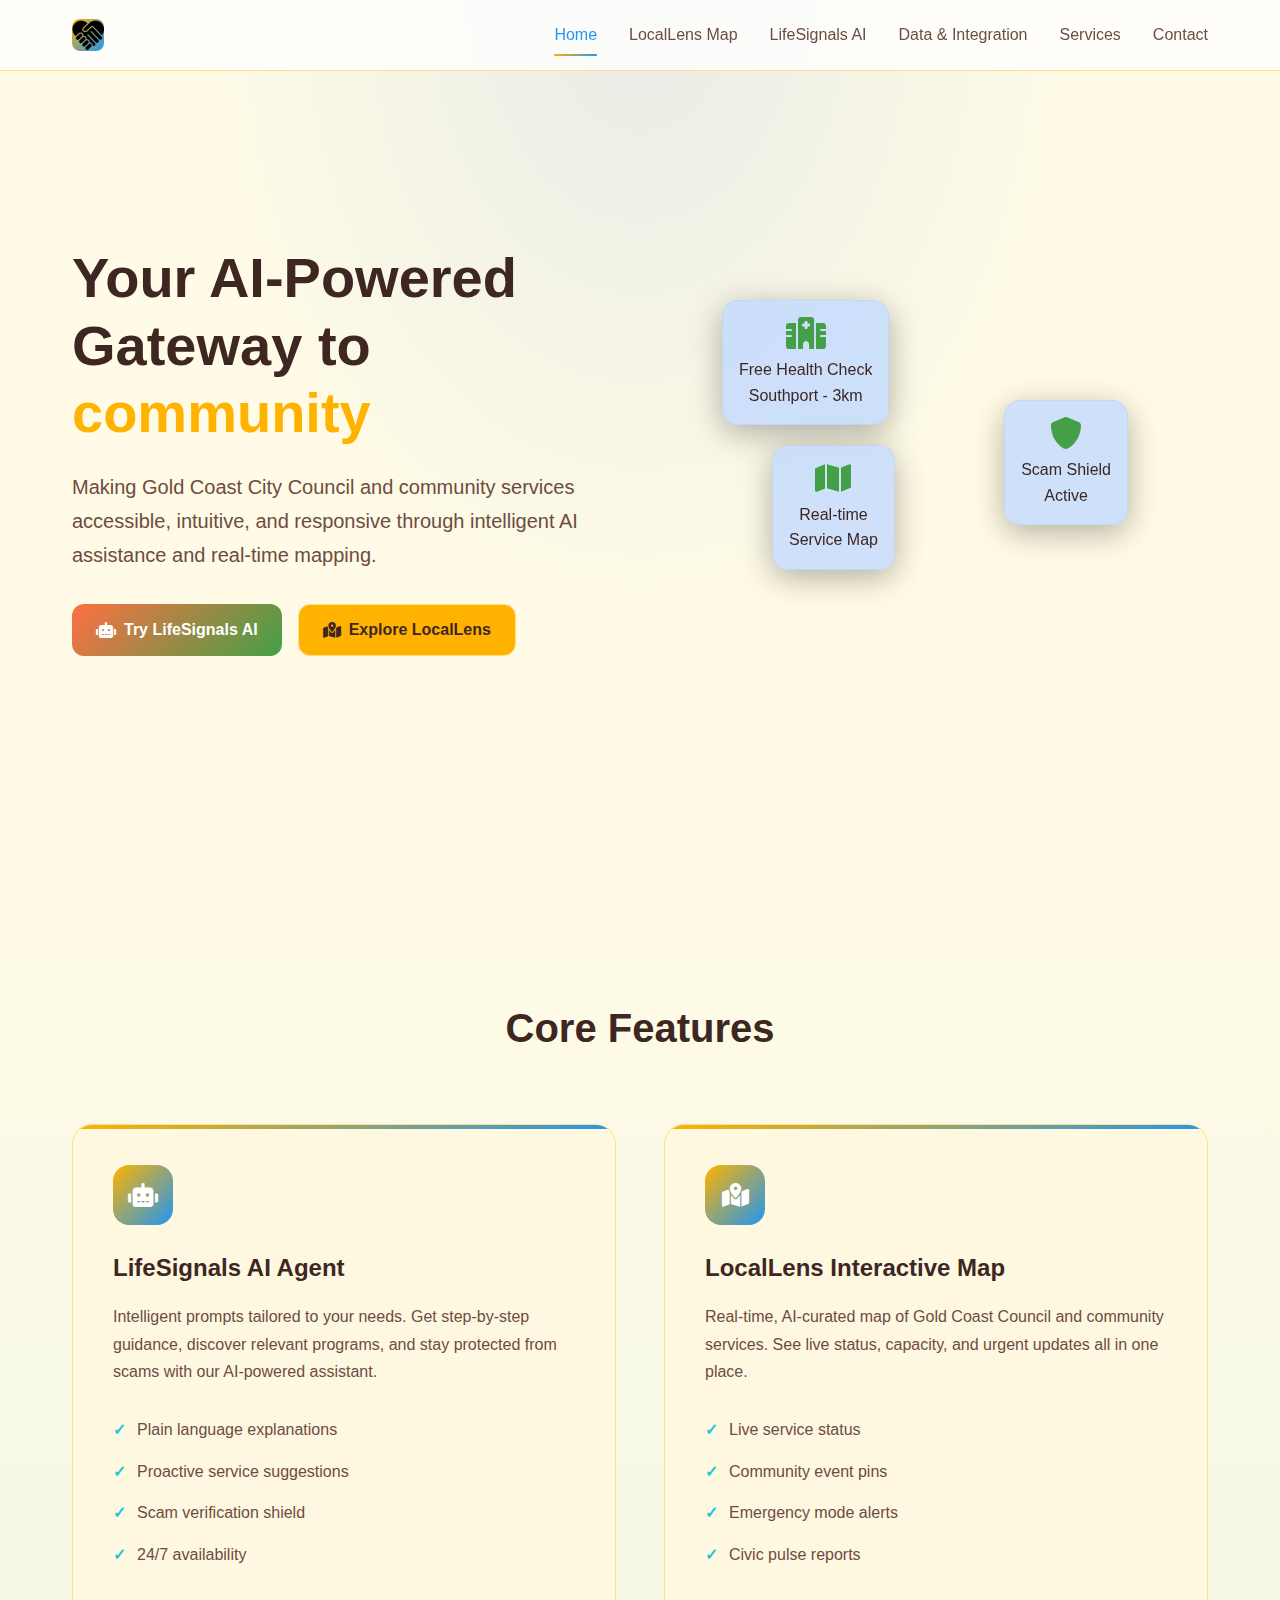
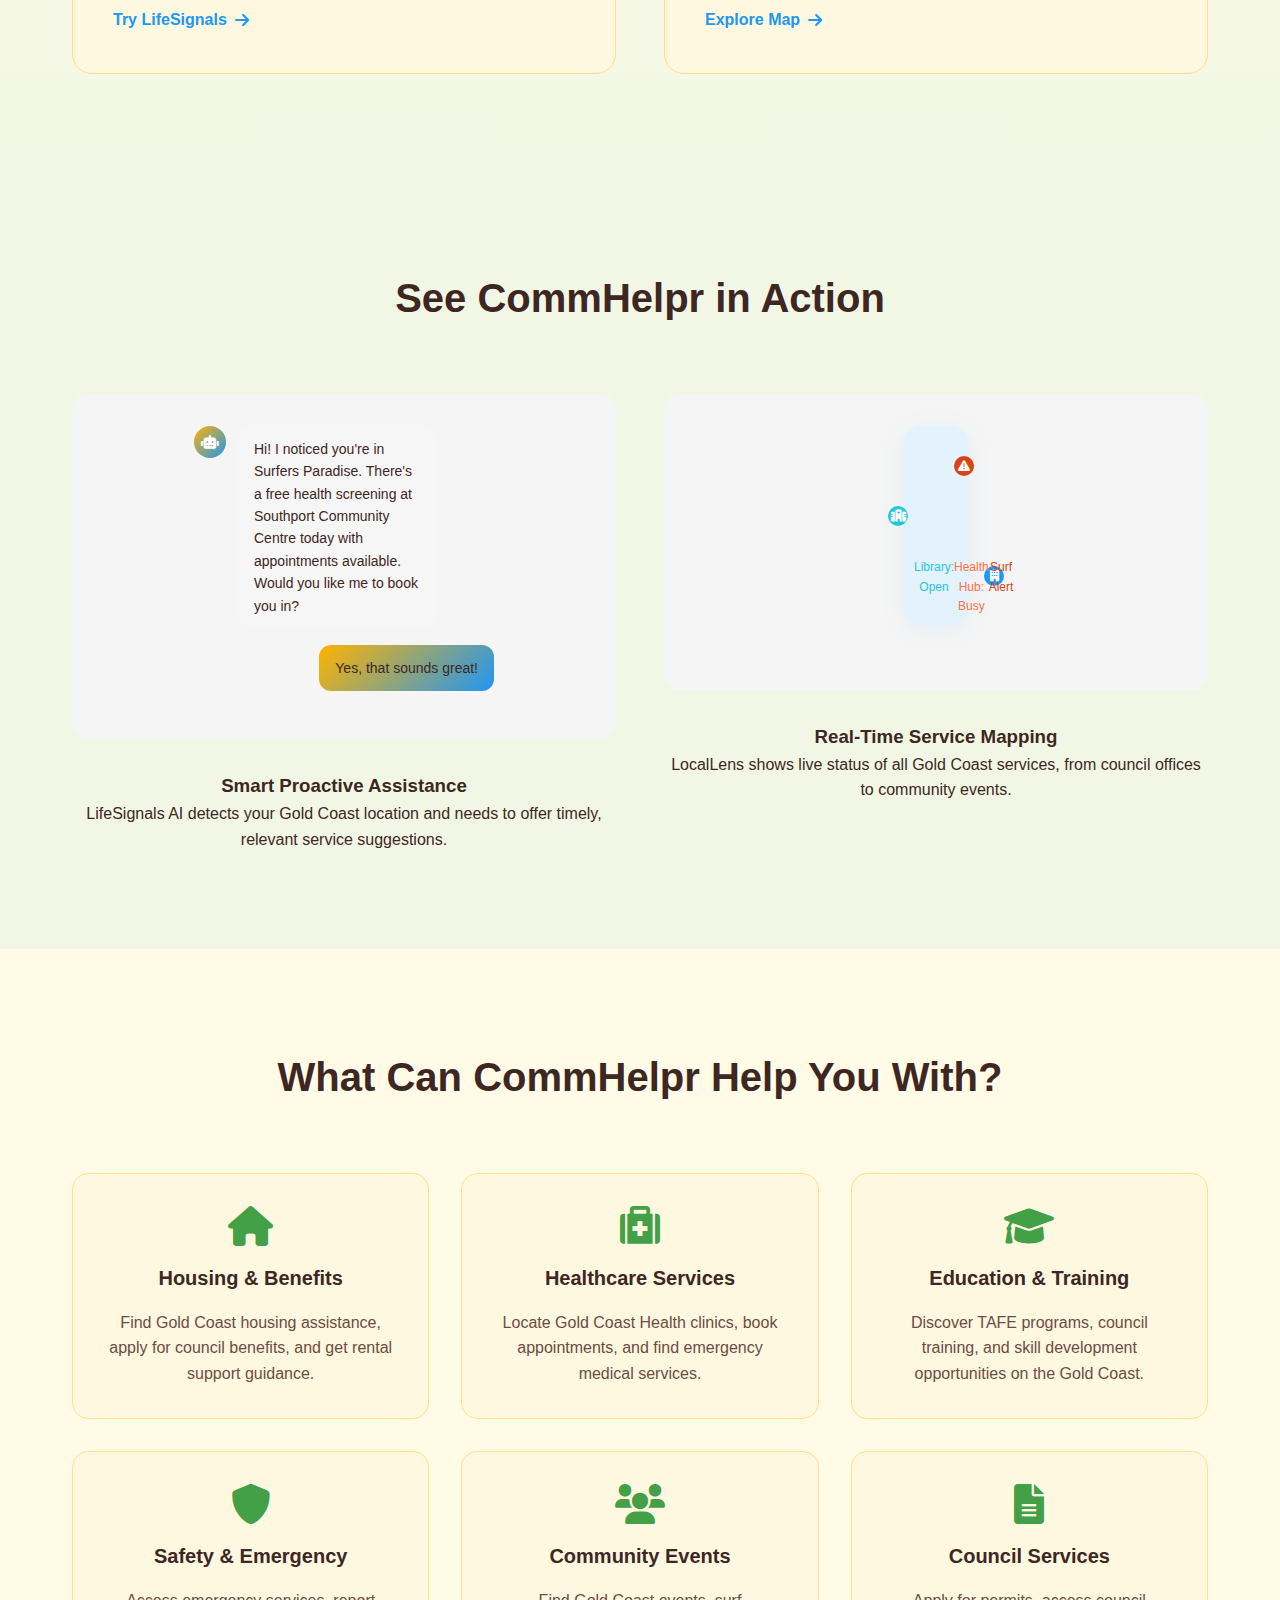
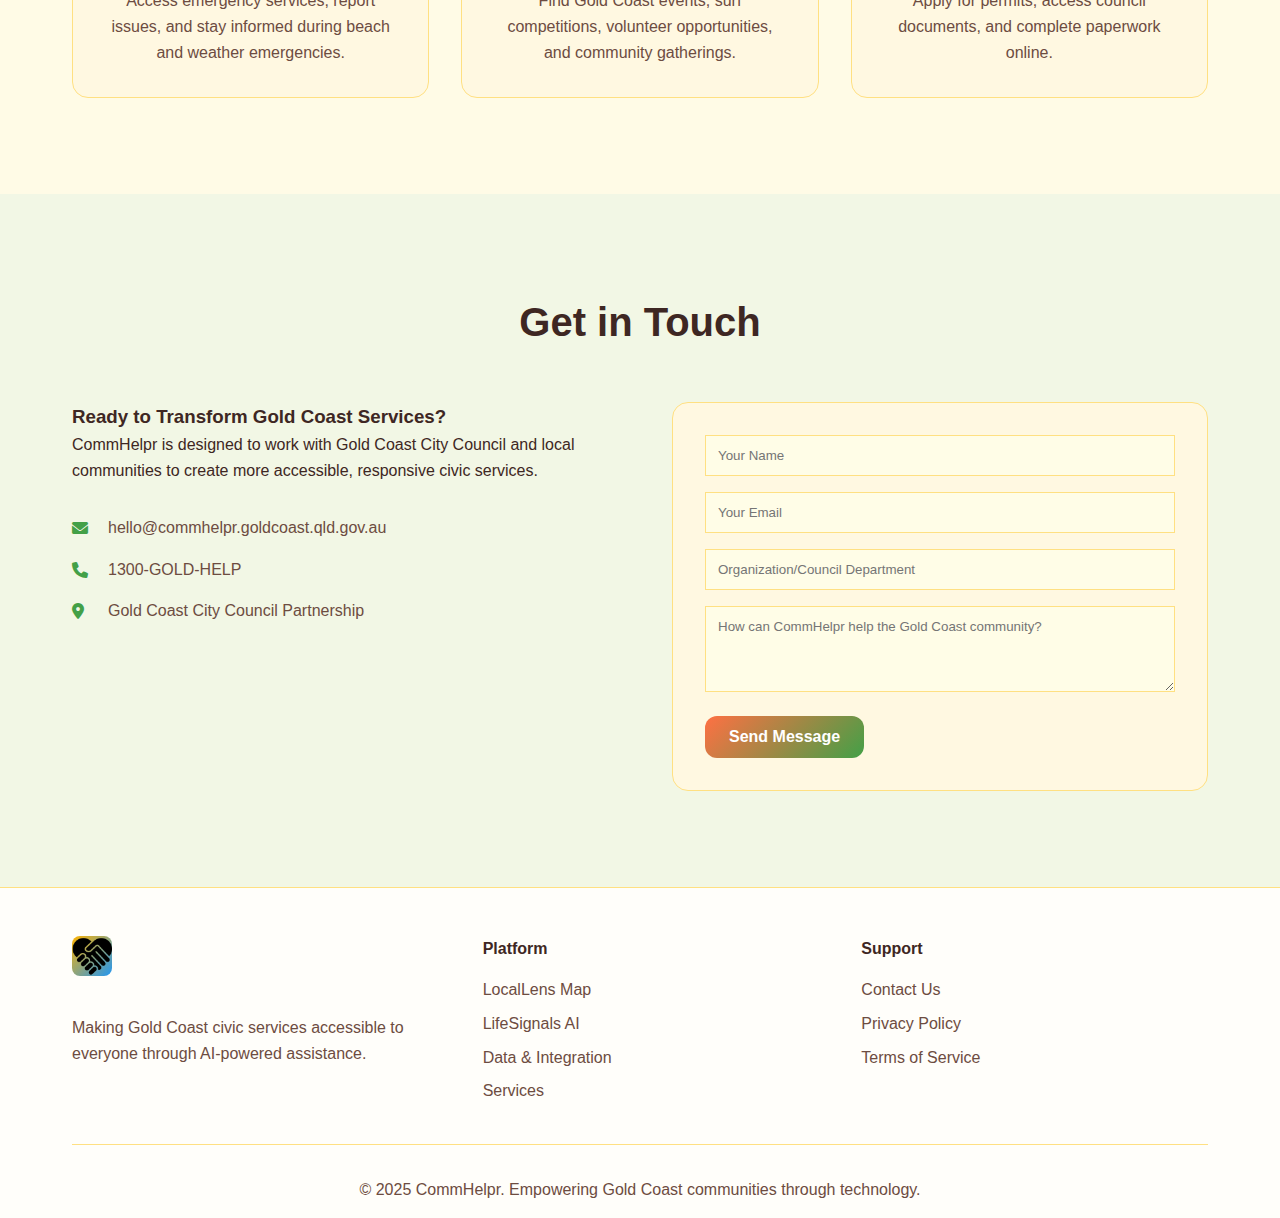
<file: index.html>
<!DOCTYPE html>
<html lang="en">
<head>
    <meta charset="UTF-8">
    <meta name="viewport" content="width=device-width, initial-scale=1.0">
    <title>CommHelpr - AI-Powered Civic Platform</title>
    <link rel="stylesheet" href="css/style.css">
    <link href="https://cdnjs.cloudflare.com/ajax/libs/font-awesome/6.0.0/css/all.min.css" rel="stylesheet">
</head>
<body>
    <!-- Navigation -->
    <nav class="navbar">
        <div class="nav-container">
            <div class="nav-brand">
                <img src="images/logo.png" alt="CommHelpr Logo" class="logo">
                <span class="brand-name">CommHelpr</span>
            </div>
            <div class="nav-links">
                <a href="#home" class="nav-link active">Home</a>
                <a href="map.html" class="nav-link">LocalLens Map</a>
                <a href="chat.html" class="nav-link">LifeSignals AI</a>
                <a href="data.html" class="nav-link">Data & Integration</a> 
                <a href="#services" class="nav-link">Services</a>
                <a href="#contact" class="nav-link">Contact</a>
                
            </div>
            <div class="hamburger">
                <span></span>
                <span></span>
                <span></span>
            </div>
        </div>
    </nav>

    <!-- Hero Section -->
    <section id="home" class="hero">
        <div class="hero-container">
            <div class="hero-content">
                <h1 class="hero-title">
                    Your AI-Powered Gateway to 
                    <span id="cycling-word" style="color: var(--accent-color); font-weight: 600;">community</span>
                </h1>
                <p class="hero-subtitle">
                    Making Gold Coast City Council and community services accessible, intuitive, and responsive through intelligent AI assistance and real-time mapping.
                </p>
                <div class="hero-buttons">
                    <a href="chat.html" class="btn btn-primary">
                        <i class="fas fa-robot"></i>
                        Try LifeSignals AI
                    </a>
                    <a href="map.html" class="btn btn-secondary">
                        <i class="fas fa-map-marked-alt"></i>
                        Explore LocalLens
                    </a>
                </div>
            </div>
            <div class="hero-visual">
                <div class="floating-card card-1">
                    <i class="fas fa-hospital"></i>
                    <span>Free Health Check<br>Southport - 3km</span>
                </div>
                <div class="floating-card card-2">
                    <i class="fas fa-shield-alt"></i>
                    <span>Scam Shield<br>Active</span>
                </div>
                <div class="floating-card card-3">
                    <i class="fas fa-map"></i>
                    <span>Real-time<br>Service Map</span>
                </div>
            </div>
        </div>
    </section>

    <script>
        // Cycling words for hero section
        document.addEventListener('DOMContentLoaded', function() {
            const words = ["community", "help", "support", "fun"];
            let idx = 0;
            const cyclingWord = document.getElementById('cycling-word');
            setInterval(() => {
                idx = (idx + 1) % words.length;
                cyclingWord.textContent = words[idx];
            }, 1800);
        });
    </script>

    <!-- Features Section -->
    <section id="features" class="features">
        <div class="container">
            <h2 class="section-title">Core Features</h2>
            <div class="features-grid">
                <div class="feature-card">
                    <div class="feature-icon">
                        <i class="fas fa-robot"></i>
                    </div>
                    <h3>LifeSignals AI Agent</h3>
                    <p>Intelligent prompts tailored to your needs. Get step-by-step guidance, discover relevant programs, and stay protected from scams with our AI-powered assistant.</p>
                    <ul class="feature-list">
                        <li>Plain language explanations</li>
                        <li>Proactive service suggestions</li>
                        <li>Scam verification shield</li>
                        <li>24/7 availability</li>
                    </ul>
                    <a href="chat.html" class="feature-link">Try LifeSignals <i class="fas fa-arrow-right"></i></a>
                </div>
                
                <div class="feature-card">
                    <div class="feature-icon">
                        <i class="fas fa-map-marked-alt"></i>
                    </div>
                    <h3>LocalLens Interactive Map</h3>
                    <p>Real-time, AI-curated map of Gold Coast Council and community services. See live status, capacity, and urgent updates all in one place.</p>
                    <ul class="feature-list">
                        <li>Live service status</li>
                        <li>Community event pins</li>
                        <li>Emergency mode alerts</li>
                        <li>Civic pulse reports</li>
                    </ul>
                    <a href="map.html" class="feature-link">Explore Map <i class="fas fa-arrow-right"></i></a>
                </div>
            </div>
        </div>
    </section>

    <!-- Demo Section -->
    <section id="demo" class="demo">
        <div class="container">
            <h2 class="section-title">See CommHelpr in Action</h2>
            <div class="demo-grid">
                <div class="demo-item">
                    <div class="demo-preview">
                        <div class="chat-preview">
                            <div class="chat-message bot">
                                <i class="fas fa-robot"></i>
                                <p>Hi! I noticed you're in Surfers Paradise. There's a free health screening at Southport Community Centre today with appointments available. Would you like me to book you in?</p>
                            </div>
                            <div class="chat-message user">
                                <p>Yes, that sounds great!</p>
                            </div>
                        </div>
                    </div>
                    <h3>Smart Proactive Assistance</h3>
                    <p>LifeSignals AI detects your Gold Coast location and needs to offer timely, relevant service suggestions.</p>
                </div>
                
                <div class="demo-item">
                    <div class="demo-preview">
                        <div class="map-preview">
                            <div class="map-pin pin-red">
                                <i class="fas fa-exclamation-triangle"></i>
                            </div>
                            <div class="map-pin pin-green">
                                <i class="fas fa-hospital"></i>
                            </div>
                            <div class="map-pin pin-blue">
                                <i class="fas fa-building"></i>
                            </div>
                            <div class="status-overlay">
                                <span class="status-open">Library: Open</span>
                                <span class="status-busy">Health Hub: Busy</span>
                                <span class="status-alert">Surf Alert</span>
                            </div>
                        </div>
                    </div>
                    <h3>Real-Time Service Mapping</h3>
                    <p>LocalLens shows live status of all Gold Coast services, from council offices to community events.</p>
                </div>
            </div>
        </div>
    </section>

    <!-- Services Section -->
    <section id="services" class="services">
        <div class="container">
            <h2 class="section-title">What Can CommHelpr Help You With?</h2>
            <div class="services-grid">
                <div class="service-item">
                    <i class="fas fa-home"></i>
                    <h4>Housing & Benefits</h4>
                    <p>Find Gold Coast housing assistance, apply for council benefits, and get rental support guidance.</p>
                </div>
                <div class="service-item">
                    <i class="fas fa-medkit"></i>
                    <h4>Healthcare Services</h4>
                    <p>Locate Gold Coast Health clinics, book appointments, and find emergency medical services.</p>
                </div>
                <div class="service-item">
                    <i class="fas fa-graduation-cap"></i>
                    <h4>Education & Training</h4>
                    <p>Discover TAFE programs, council training, and skill development opportunities on the Gold Coast.</p>
                </div>
                <div class="service-item">
                    <i class="fas fa-shield-alt"></i>
                    <h4>Safety & Emergency</h4>
                    <p>Access emergency services, report issues, and stay informed during beach and weather emergencies.</p>
                </div>
                <div class="service-item">
                    <i class="fas fa-users"></i>
                    <h4>Community Events</h4>
                    <p>Find Gold Coast events, surf competitions, volunteer opportunities, and community gatherings.</p>
                </div>
                <div class="service-item">
                    <i class="fas fa-file-alt"></i>
                    <h4>Council Services</h4>
                    <p>Apply for permits, access council documents, and complete paperwork online.</p>
                </div>
            </div>
        </div>
    </section>

    <!-- Contact Section -->
    <section id="contact" class="contact">
        <div class="container">
            <h2 class="section-title">Get in Touch</h2>
            <div class="contact-content">
                <div class="contact-info">
                    <h3>Ready to Transform Gold Coast Services?</h3>
                    <p>CommHelpr is designed to work with Gold Coast City Council and local communities to create more accessible, responsive civic services.</p>
                    <div class="contact-methods">
                        <div class="contact-method">
                            <i class="fas fa-envelope"></i>
                            <span>hello@commhelpr.goldcoast.qld.gov.au</span>
                        </div>
                        <div class="contact-method">
                            <i class="fas fa-phone"></i>
                            <span>1300-GOLD-HELP</span>
                        </div>
                        <div class="contact-method">
                            <i class="fas fa-map-marker-alt"></i>
                            <span>Gold Coast City Council Partnership</span>
                        </div>
                    </div>
                </div>
                <div class="contact-form">
                    <form>
                        <input type="text" placeholder="Your Name" required>
                        <input type="email" placeholder="Your Email" required>
                        <input type="text" placeholder="Organization/Council Department">
                        <textarea placeholder="How can CommHelpr help the Gold Coast community?" rows="4" required></textarea>
                        <button type="submit" class="btn btn-primary">Send Message</button>
                    </form>
                </div>
            </div>
        </div>
    </section>

    <!-- Footer -->
    <footer class="footer">
        <div class="container">
            <div class="footer-content">
                <div class="footer-brand">
                    <img src="images/logo.png" alt="CommHelpr Logo" class="footer-logo">
                    <p>Making Gold Coast civic services accessible to everyone through AI-powered assistance.</p>
                </div>
                <div class="footer-links">
                    <div class="link-group">
                        <h4>Platform</h4>
                        <a href="map.html">LocalLens Map</a>
                        <a href="chat.html">LifeSignals AI</a>
                        <a href="data.html">Data & Integration</a>
                        <a href="#services">Services</a>
                    </div>
                    <div class="link-group">
                        <h4>Support</h4>
                        <a href="#contact">Contact Us</a>
                        <a href="#">Privacy Policy</a>
                        <a href="#">Terms of Service</a>
                    </div>
                </div>
            </div>
            <div class="footer-bottom">
                <p>&copy; 2025 CommHelpr. Empowering Gold Coast communities through technology.</p>
            </div>
        </div>
    </footer>

    <!-- Emergency Alert Banner (Hidden by default) -->
    <div id="emergency-banner" class="emergency-banner" style="display: none;">
        <div class="emergency-content">
            <i class="fas fa-exclamation-triangle"></i>
            <span id="emergency-text">Emergency Alert: Severe weather warning in effect for Gold Coast</span>
            <button id="emergency-close">&times;</button>
        </div>
    </div>

    <script>
        // Mobile menu toggle
        document.addEventListener('DOMContentLoaded', function() {
            const hamburger = document.querySelector('.hamburger');
            const navLinks = document.querySelector('.nav-links');
            
            if (hamburger) {
                hamburger.addEventListener('click', () => {
                    navLinks.classList.toggle('active');
                });
            }

            // Emergency banner functionality
            const emergencyBanner = document.getElementById('emergency-banner');
            const emergencyClose = document.getElementById('emergency-close');
            
            if (emergencyClose) {
                emergencyClose.addEventListener('click', () => {
                    emergencyBanner.style.display = 'none';
                });
            }

            // Smooth scrolling for anchor links
            document.querySelectorAll('a[href^="#"]').forEach(anchor => {
                anchor.addEventListener('click', function (e) {
                    e.preventDefault();
                    const target = document.querySelector(this.getAttribute('href'));
                    if (target) {
                        target.scrollIntoView({
                            behavior: 'smooth',
                            block: 'start'
                        });
                    }
                });
            });

            // Contact form submission
            const contactForm = document.querySelector('.contact-form form');
            if (contactForm) {
                contactForm.addEventListener('submit', function(e) {
                    e.preventDefault();
                    alert('Thank you for your interest! We\'ll be in touch soon.');
                    this.reset();
                });
            }

            // Simulate emergency alert (for demo)
            setTimeout(() => {
                if (Math.random() > 0.7) {
                    showEmergencyAlert();
                }
            }, 8000);
        });

        function showEmergencyAlert() {
            const banner = document.getElementById('emergency-banner');
            if (banner) {
                banner.style.display = 'block';
            }
        }
    </script>
</body>
</html>
</file>
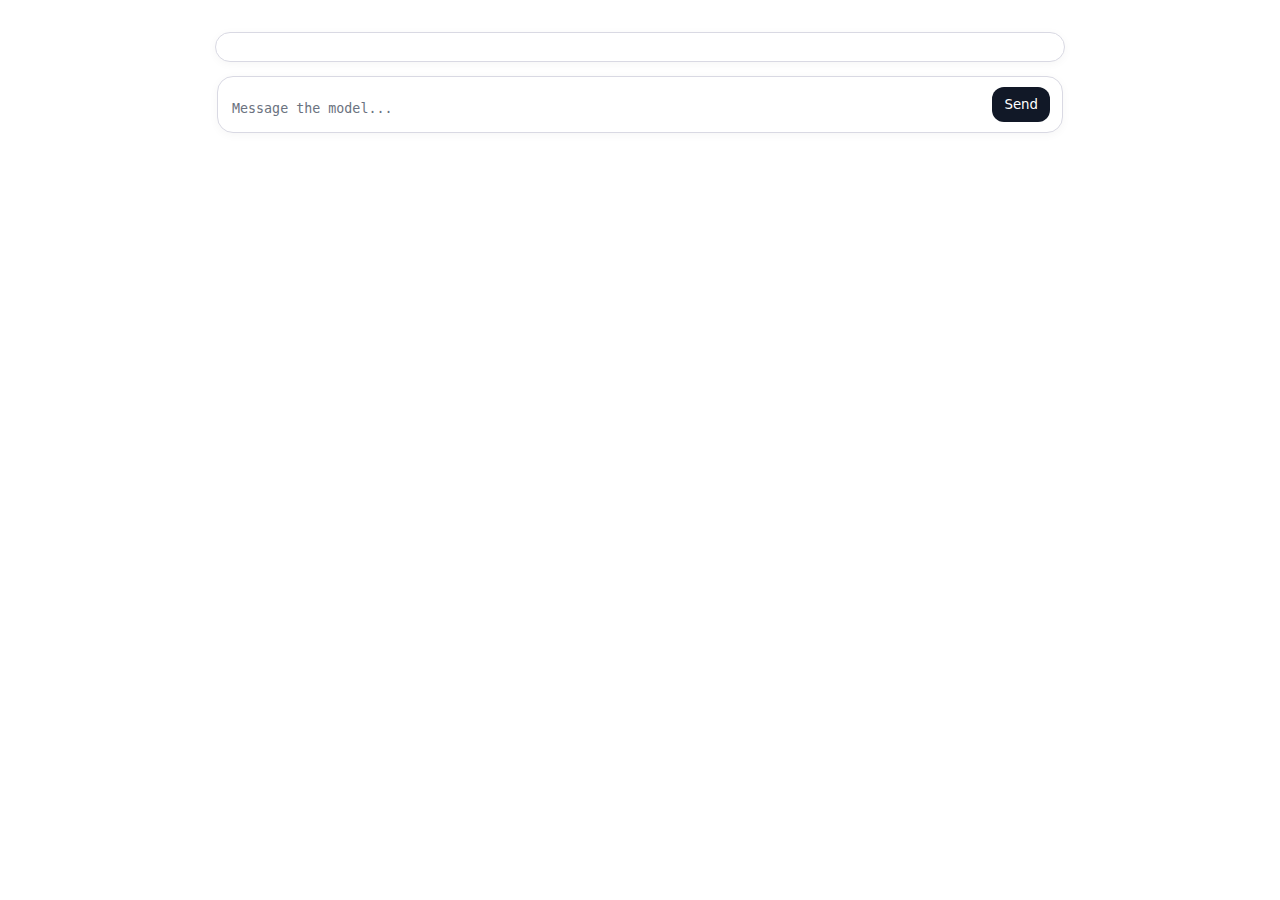
<file: demo-agent/index.html>
<!doctype html>
<html lang="en">

<head>
    <meta charset="utf-8" />
    <title>AI-style Chat</title>
    <link rel="stylesheet" href="styles.css">
</head>

<body>
    <!-- Chat thread -->
    <div class="llm-thread" id="thread"></div>

    <!-- Composer -->
    <div class="llm-composer" role="group" aria-label="Message composer">
        <textarea id="prompt" name="prompt" rows="1" placeholder="Message the model..." autocomplete="off"
            autocapitalize="sentences" spellcheck="true"></textarea>
        <button class="send" type="button" aria-label="Send">Send</button>
    </div>

    <script src="script.js"></script>
</body>

</html>
</file>
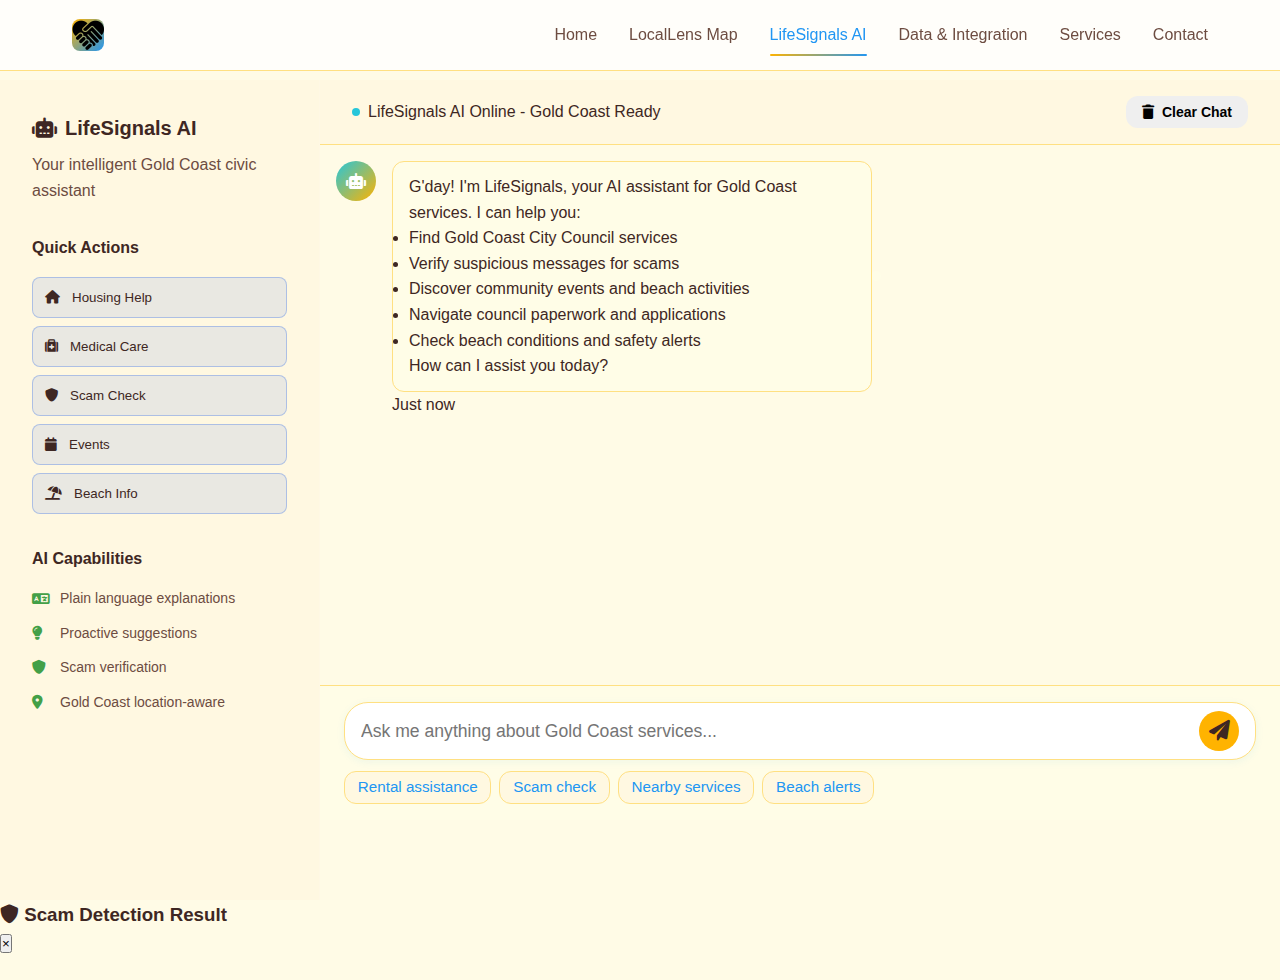
<file: chat.html>
<!DOCTYPE html>
<html lang="en">
<head>
    <meta charset="UTF-8">
    <meta name="viewport" content="width=device-width, initial-scale=1.0">
    <title>LifeSignals AI - Your Gold Coast Civic Assistant | CommHelpr</title>
    <link rel="stylesheet" href="css/style.css">
    <link href="https://cdnjs.cloudflare.com/ajax/libs/font-awesome/6.0.0/css/all.min.css" rel="stylesheet">
</head>
<body class="chat-page">
    <!-- Navigation -->
    <nav class="navbar">
      
        <div class="nav-container">
            <div class="nav-brand">
                <img src="images/logo.png" alt="CommHelpr Logo" class="logo">
                <span class="brand-name">CommHelpr</span>
            </div>
            <div class="nav-links">
                <a href="index.html" class="nav-link">Home</a>
                <a href="map.html" class="nav-link">LocalLens Map</a>
                <a href="chat.html" class="nav-link active">LifeSignals AI</a>
                <a href="data.html" class="nav-link">Data & Integration</a>
                <a href="index.html#services" class="nav-link">Services</a>
                <a href="index.html#contact" class="nav-link">Contact</a>
            </div>
        </div>
    </nav>

    <!-- Chat Interface -->
    <div class="chat-container">
        <div class="chat-sidebar">
            <div class="sidebar-header">
                <h3><i class="fas fa-robot"></i> LifeSignals AI</h3>
                <p>Your intelligent Gold Coast civic assistant</p>
            </div>
            
            <div class="quick-actions-chat">
                <h4>Quick Actions</h4>
                <button class="quick-action-btn" onclick="sendQuickMessage('I need help with housing assistance in Gold Coast')">
                    <i class="fas fa-home"></i>
                    Housing Help
                </button>
                <button class="quick-action-btn" onclick="sendQuickMessage('Where can I get medical care on the Gold Coast?')">
                    <i class="fas fa-medkit"></i>
                    Medical Care
                </button>
                <button class="quick-action-btn" onclick="sendQuickMessage('I received a suspicious text message claiming to be from Gold Coast Council')">
                    <i class="fas fa-shield-alt"></i>
                    Scam Check
                </button>
                <button class="quick-action-btn" onclick="sendQuickMessage('What Gold Coast community events are happening this week?')">
                    <i class="fas fa-calendar"></i>
                    Events
                </button>
                <button class="quick-action-btn" onclick="sendQuickMessage('Gold Coast beach conditions and safety')">
                    <i class="fas fa-umbrella-beach"></i>
                    Beach Info
                </button>
            </div>

            <div class="ai-features">
                <h4>AI Capabilities</h4>
                <div class="feature-item">
                    <i class="fas fa-language"></i>
                    <span>Plain language explanations</span>
                </div>
                <div class="feature-item">
                    <i class="fas fa-lightbulb"></i>
                    <span>Proactive suggestions</span>
                </div>
                <div class="feature-item">
                    <i class="fas fa-shield-alt"></i>
                    <span>Scam verification</span>
                </div>
                <div class="feature-item">
                    <i class="fas fa-map-marker-alt"></i>
                    <span>Gold Coast location-aware</span>
                </div>
            </div>
        </div>

        <div class="chat-main">
            <div class="chat-header">
                <div class="status-indicator">
                    <span class="status-dot online"></span>
                    <span>LifeSignals AI Online - Gold Coast Ready</span>
                </div>
                <div class="chat-actions">
                    <button id="clear-chat" class="btn btn-small">
                        <i class="fas fa-trash"></i> Clear Chat
                    </button>
                </div>
            </div>

            <div id="chat-messages" class="chat-messages">
                <div class="message bot-message">
                    <div class="message-avatar">
                        <i class="fas fa-robot"></i>
                    </div>
                    <div class="message-content">
                        <div class="message-bubble">
                            <p>G'day! I'm LifeSignals, your AI assistant for Gold Coast services. I can help you:</p>
                            <ul>
                                <li>Find Gold Coast City Council services</li>
                                <li>Verify suspicious messages for scams</li>
                                <li>Discover community events and beach activities</li>
                                <li>Navigate council paperwork and applications</li>
                                <li>Check beach conditions and safety alerts</li>
                            </ul>
                            <p>How can I assist you today?</p>
                        </div>
                        <div class="message-time">Just now</div>
                    </div>
                </div>
            </div>

            <div class="chat-input-container">
                <div class="input-wrapper">
                    <input type="text" id="chat-input" placeholder="Ask me anything about Gold Coast services..." autocomplete="off">
                    <button id="send-btn" class="send-btn">
                        <i class="fas fa-paper-plane"></i>
                    </button>
                </div>
                <div class="input-hints">
                    <span class="hint" onclick="sendQuickMessage('How do I apply for Gold Coast rental assistance?')">Rental assistance</span>
                    <span class="hint" onclick="sendQuickMessage('Check this text: You won $1000 from Gold Coast Council! Click here')">Scam check</span>
                    <span class="hint" onclick="sendQuickMessage('What Gold Coast services are near Surfers Paradise?')">Nearby services</span>
                    <span class="hint" onclick="sendQuickMessage('Beach safety alerts today')">Beach alerts</span>
                </div>
            </div>
        </div>
    </div>

    <!-- Scam Alert Modal -->
    <div id="scam-modal" class="modal">
        <div class="modal-content">
            <div class="modal-header">
                <h3><i class="fas fa-shield-alt"></i> Scam Detection Result</h3>
                <button class="modal-close">&times;</button>
            </div>
            <div class="modal-body">
                <div id="scam-result"></div>
            </div>
        </div>
    </div>

    <script>
        let chatHistory = [];

        document.addEventListener('DOMContentLoaded', function() {
            setupChatInterface();
        });

        function setupChatInterface() {
            const chatInput = document.getElementById('chat-input');
            const sendBtn = document.getElementById('send-btn');
            const clearBtn = document.getElementById('clear-chat');
            
            chatInput.addEventListener('keypress', function(e) {
                if (e.key === 'Enter') {
                    sendMessage();
                }
            });
            
            sendBtn.addEventListener('click', sendMessage);
            clearBtn.addEventListener('click', clearChat);
        }

        function sendMessage() {
            const input = document.getElementById('chat-input');
            const message = input.value.trim();
            
            if (!message) return;
            
            addMessage(message, 'user');
            input.value = '';
            
            showTypingIndicator();
            
            setTimeout(() => {
                hideTypingIndicator();
                handleAIResponse(message);
            }, 1500);
        }

        function sendQuickMessage(message) {
            addMessage(message, 'user');
            showTypingIndicator();
            
            setTimeout(() => {
                hideTypingIndicator();
                handleAIResponse(message);
            }, 1500);
        }

        function addMessage(content, sender) {
            const messagesContainer = document.getElementById('chat-messages');
            const messageDiv = document.createElement('div');
            messageDiv.className = `message ${sender}-message`;
            
            const time = new Date().toLocaleTimeString([], {hour: '2-digit', minute:'2-digit'});
            
            messageDiv.innerHTML = `
                <div class="message-avatar">
                    <i class="fas fa-${sender === 'user' ? 'user' : 'robot'}"></i>
                </div>
                <div class="message-content">
                    <div class="message-bubble">
                        <p>${content}</p>
                    </div>
                    <div class="message-time">${time}</div>
                </div>
            `;
            
            messagesContainer.appendChild(messageDiv);
            messagesContainer.scrollTop = messagesContainer.scrollHeight;
            
            chatHistory.push({content, sender, time});
        }

        function showTypingIndicator() {
            const messagesContainer = document.getElementById('chat-messages');
            const typingDiv = document.createElement('div');
            typingDiv.className = 'message bot-message typing-indicator';
            typingDiv.id = 'typing-indicator';
            
            typingDiv.innerHTML = `
                <div class="message-avatar">
                    <i class="fas fa-robot"></i>
                </div>
                <div class="message-content">
                    <div class="message-bubble">
                        <div class="loading"></div>
                    </div>
                </div>
            `;
            
            messagesContainer.appendChild(typingDiv);
            messagesContainer.scrollTop = messagesContainer.scrollHeight;
        }

        function hideTypingIndicator() {
            const indicator = document.getElementById('typing-indicator');
            if (indicator) {
                indicator.remove();
            }
        }

        function handleAIResponse(userMessage) {
            let response = generateGoldCoastAIResponse(userMessage);
            addMessage(response, 'bot');
            
            // Check for scam detection
            if (
                userMessage.toLowerCase().includes('suspicious') ||
                userMessage.toLowerCase().includes('scam') ||
                userMessage.toLowerCase().includes('text message')
            ) {
                setTimeout(() => {
                    showScamDetectionResult(userMessage);
                }, 1000);
            }
        }

        function generateGoldCoastAIResponse(message) {
            const lowerMessage = message.toLowerCase();

            if (lowerMessage.includes('housing') || lowerMessage.includes('rental')) {
                return `I can help you with Gold Coast housing assistance. Based on your location in Surfers Paradise, you have a few options: The Gold Coast Rental Relief Program offers up to $3,000 for eligible residents, and there’s a social housing wait list with priority assessments available. You can also apply for interest-free bond loans up to $7,400, or get tenancy advice at the Housing Services office on Cavill Ave. The office is about 800 metres from Surfers Paradise and currently has a 50-minute wait. Would you like me to book you an appointment or provide more details about eligibility?`;
            }

            if (lowerMessage.includes('medical') || lowerMessage.includes('health') || lowerMessage.includes('dental')) {
                return `Great news! There are several healthcare options nearby. The free health screening van is at Southport Central today until 4 PM, and the Gold Coast Health Hub in Southport offers bulk-billing with a 20-minute wait. If you need dental care, the emergency clinic at Robina Town Centre is open on weekends. For mental health support, you can visit the walk-in centre in Nerang without an appointment. Would you like directions or help booking an appointment?`;
            }

            if (lowerMessage.includes('scam') || lowerMessage.includes('suspicious') || lowerMessage.includes('text')) {
                return `I can help you check if a message is really from Gold Coast City Council. I’ll look at the sender, the content, and any links to see if they match official council communications. Remember, the council will never ask for your bank details, passwords, or immediate payments by text. If you share the suspicious message, I’ll analyse it for you. What did the message say?`;
            }

            if (lowerMessage.includes('beach') || lowerMessage.includes('surf') || lowerMessage.includes('safety')) {
                return `Here’s the latest beach information for the Gold Coast: Surfers Paradise Beach is patrolled and safe for swimming today, with gentle waves. Burleigh Heads has moderate surf for experienced swimmers, and Currumbin Beach is calm and family-friendly. Please note there are strong rip currents at some beaches and the UV index is very high, so take care if you’re heading out. Would you like surf lesson info, details about beach events, or emergency contact numbers?`;
            }

            if (lowerMessage.includes('event') || lowerMessage.includes('community')) {
                return `There are some great community events happening this week. The Broadbeach Markets are on this weekend with local produce and crafts, and Currumbin Wildlife Sanctuary has daily shows about Aboriginal culture. Surfers Paradise Night Markets run on Wednesday and Friday evenings, and there’s a free group run for the Gold Coast Marathon training on Saturday morning. If you’re interested in gardening, there’s a workshop in Robina on Thursday afternoon. Would you like more details or help adding any of these to your calendar?`;
            }

            if (lowerMessage.includes('transport') || lowerMessage.includes('tram') || lowerMessage.includes('bus')) {
                return `Here’s some transport info for the Gold Coast: The G:link light rail stops at Surfers Paradise Station, with the next tram in about six minutes. Bus Route 700 runs express to Brisbane and stops at Cavill Ave. You can top up your Go Card at any station or 7-Eleven, and accessible transport is available if you need it. There’s also free parking at Helensvale and Parkwood stations. Where are you headed? I can help plan your route or check for service updates.`;
            }

            if (lowerMessage.includes('council') || lowerMessage.includes('permit') || lowerMessage.includes('application')) {
                return `I can help you with Gold Coast City Council services like building permits, pool installations, business licenses, rates, and waste bookings. Most applications can be started online and take about 10 to 21 business days, and some require site inspections. Which type of permit or service do you need help with? I can guide you through the requirements step by step.`;
            }

            return `Hi! I’m here to help you with Gold Coast services and community resources. You can ask me about council services, healthcare, housing support, transport, beach safety, community events, or scam protection. What would you like help with today?`;
        }

        function showScamDetectionResult(message) {
            const modal = document.getElementById('scam-modal');
            const result = document.getElementById('scam-result');
            
            // Simulate scam analysis for Gold Coast context
            const lowerMsg = message.toLowerCase();
            const isScam =
                lowerMsg.includes('won') ||
                lowerMsg.includes('click here') ||
                lowerMsg.includes('urgent') ||
                lowerMsg.includes('prize') ||
                lowerMsg.includes('verify account');
            
            if (isScam) {
                result.innerHTML = `
                    <div class="scam-warning">
                        <i class="fas fa-exclamation-triangle" style="color: #ef4444; font-size: 2rem; margin-bottom: 1rem;"></i>
                        <h4 style="color: #ef4444;">⚠️ LIKELY SCAM DETECTED</h4>
                        <p>This message shows signs of being fraudulent and <strong>NOT from Gold Coast City Council:</strong></p>
                        <ul>
                            <li>Promises unrealistic prizes or money</li>
                            <li>Creates false urgency or threatens account closure</li>
                            <li>Requests immediate action or personal details</li>
                            <li>Poor grammar or unofficial sender address</li>
                        </ul>
                        <p><strong>What to do:</strong></p>
                        <ul>
                            <li>Do not click any links or provide information</li>
                            <li>Delete the message immediately</li>
                            <li>Report to ACCC ScamWatch if requested money</li>
                        </ul>
                        <p><em>Real Gold Coast Council communications come from official @goldcoast.qld.gov.au addresses and never ask for passwords or immediate payments.</em></p>
                    </div>
                `;
            } else {
                result.innerHTML = `
                    <div class="scam-safe">
                        <i class="fas fa-shield-alt" style="color: #10b981; font-size: 2rem; margin-bottom: 1rem;"></i>
                        <h4 style="color: #10b981;">✅ APPEARS LEGITIMATE</h4>
                        <p>This message doesn't show obvious scam indicators, but always verify by:</p>
                        <ul>
                            <li>Checking the sender is from @goldcoast.qld.gov.au</li>
                            <li>Calling Gold Coast Council directly on 1300 465 326</li>
                            <li>Visiting the official website: goldcoast.qld.gov.au</li>
                            <li>Never sharing passwords, PINs, or bank details</li>
                        </ul>
                        <p><strong>When in doubt:</strong> Contact the council directly using official channels to verify any requests for information or payments.</p>
                    </div>
                `;
            }
            
            modal.style.display = 'block';
            
            // Close modal when clicking outside
            modal.addEventListener('click', function(e) {
                if (e.target === modal) {
                    modal.style.display = 'none';
                }
            });
            
            // Close modal with close button
            modal.querySelector('.modal-close').addEventListener('click', function() {
                modal.style.display = 'none';
            });
        }

        function clearChat() {
            const messagesContainer = document.getElementById('chat-messages');
            chatHistory = [];
            
            // Keep the welcome message
            messagesContainer.innerHTML = `
                <div class="message bot-message">
                    <div class="message-avatar">
                        <i class="fas fa-robot"></i>
                    </div>
                    <div class="message-content">
                        <div class="message-bubble">
                            <p>G'day! I'm LifeSignals, your AI assistant for Gold Coast services. I can help you:</p>
                            <ul>
                                <li>Find Gold Coast City Council services</li>
                                <li>Verify suspicious messages for scams</li>
                                <li>Discover community events and beach activities</li>
                                <li>Navigate council paperwork and applications</li>
                                <li>Check beach conditions and safety alerts</li>
                            </ul>
                            <p>How can I assist you today?</p>
                        </div>
                        <div class="message-time">Just now</div>
                    </div>
                </div>
            `;
        }
    </script>
</body>
</html>
</file>
<file: demo-agent/styles.css>
body {
    padding: 24px;
    font-family: system-ui, -apple-system, Segoe UI, Roboto, Helvetica, Arial, sans-serif;
}

#cursor {
    display: inline-block;
    width: 0.6ch;
    margin-left: 2px;
    animation: blink 1s steps(1) infinite;
}

@keyframes blink {
    50% {
        opacity: 0;
    }
}

pre {
    display: inline;
    white-space: pre-wrap;
    word-break: break-word;
    margin: 0;
    font-family: inherit;
}

:root {
    --bg: #fff;
    --border: #d9d9e3;
    --text: #0b1020;
    --muted: #6b7280;
    --ring: #93c5fd66;
    /* focus ring */
    --bubble: #f0f2ff;
    --bubble-border: #cfd8ff;
}

/* Thread box */
.llm-thread {
    max-width: 820px;
    margin: 0 auto 14px auto;
    background: var(--bg);
    border: 1px solid var(--border);
    border-radius: 16px;
    padding: 14px;
    box-shadow: 0 2px 10px rgba(0, 0, 0, .04);

    display: flex;
    flex-direction: column;
    gap: 10px;
}

/* Shared bubble */
.msg {
    padding: 12px 14px;
    border-radius: 12px;
    border: 1px solid var(--bubble-border);
    font-family: inherit;
    max-width: 75%;
}

/* Assistant (model) messages */
.msg.assistant {
    background: var(--bubble);
    border-color: var(--bubble-border);
    color: var(--text);
    align-self: flex-start;
}

/* User messages */
.msg.user {
    background: #f9fafb;
    /* lighter background */
    border-color: #e5e7eb;
    color: var(--text);
    align-self: flex-end;
    text-align: right;
}

/* Composer */
.llm-composer {
    display: flex;
    align-items: flex-end;
    gap: 8px;
    padding-bottom: 6px;
    max-width: 820px;
    margin: 0 auto;
    background: var(--bg);
    border: 1px solid var(--border);
    border-radius: 16px;
    padding: 10px 12px;
    box-shadow: 0 2px 10px rgba(0, 0, 0, .04);
    font-family: inherit;
}

.llm-composer:focus-within {
    box-shadow: 0 0 0 4px var(--ring);
    border-color: #a5b4fc;
}

pre a {
    color: #2563eb;
    text-decoration: underline;
    pointer-events: none;
    /* visible only, not clickable */
    cursor: default;
}

.llm-composer textarea {
    flex: 1;
    border: 0;
    outline: 0;
    resize: none;
    max-height: 180px;
    background: transparent;
    color: var(--text);
    font: 15px/1.5 inherit;
    padding: 6px 2px;
}

.llm-composer textarea::placeholder {
    color: var(--muted);
}

.llm-composer .send {
    appearance: none;
    border: 0;
    border-radius: 12px;
    padding: 10px 12px;
    background: #111827;
    color: #fff;
    cursor: pointer;
    font-family: inherit;
}

.llm-composer .send:hover {
    filter: brightness(1.05);
}

.llm-composer .send:active {
    transform: translateY(1px);
}
</file>
<file: css/style.css>
/* Reset and Base Styles */
* {
    margin: 0;
    padding: 0;
    box-sizing: border-box;
}

:root {
    --primary-color: #2196f3;         /* Aussie sky blue */
    --primary-dark: #1565c0;
    --secondary-color: #43a047;       /* Eucalyptus green */
    --accent-color: #ffb300;          /* Outback ochre/gold */
    --success-color: #26c6da;         /* Coral blue */
    --warning-color: #ff7043;         /* Coral orange */
    --danger-color: #d84315;          /* Red earth */
    --dark-bg: #fffbe6;               /* Sandy beach */
    --card-bg: #fff8e1;               /* Lighter sand */
    --text-primary: #3e2723;          /* Gumtree brown */
    --text-secondary: #6d4c41;        /* Lighter brown */
    --border-color: #ffe082;          /* Pale gold */
    --gradient-1: linear-gradient(135deg, #ffb300 0%, #2196f3 100%);
    --gradient-2: linear-gradient(135deg, #ff7043 0%, #43a047 100%);
    --gradient-3: linear-gradient(135deg, #26c6da 0%, #ffb300 100%);
}

/* Update body and card backgrounds for a lighter, friendlier feel */
body {
    font-family: 'Inter', -apple-system, BlinkMacSystemFont, sans-serif;
    background: var(--dark-bg);
    color: var(--text-primary);
    line-height: 1.6;
    overflow-x: hidden;
}

.container {
    max-width: 1200px;
    margin: 0 auto;
    padding: 0 2rem;
}

/* Navigation */
.navbar {
    position: fixed;
    top: 0;
    width: 100%;
    background: rgba(255, 255, 255, 0.8);
    color: var(--text-primary);
    border-bottom: 1px solid var(--border-color);
    z-index: 1000;
    transition: all 0.3s ease;
}

.nav-container {
    display: flex;
    justify-content: space-between;
    align-items: center;
    padding: 1rem 2rem;
    max-width: 1200px;
    margin: 0 auto;
}

.nav-brand {
    display: flex;
    align-items: center;
    gap: 0.5rem;
}

.logo {
    width: 32px;
    height: 32px;
    background: var(--gradient-1);
    border-radius: 8px;
}

.brand-name {
    font-size: 1.5rem;
    font-weight: 700;
    background: white
    -webkit-background-clip: text;
    -webkit-text-fill-color: transparent;
    background-clip: text;
}

.nav-links {
    display: flex;
    gap: 2rem;
}

.nav-link {
    color: var(--text-secondary);
    text-decoration: none;
    font-weight: 500;
    transition: all 0.3s ease;
    position: relative;
}

.nav-link:hover,
.nav-link.active {
    color: var(--primary-color);
}

.nav-link.active::after {
    content: '';
    position: absolute;
    bottom: -0.5rem;
    left: 0;
    width: 100%;
    height: 2px;
    background: var(--gradient-1);
    border-radius: 1px;
}

.hamburger {
    display: none;
    flex-direction: column;
    cursor: pointer;
    gap: 4px;
}

.hamburger span {
    width: 25px;
    height: 3px;
    background: var(--text-primary);
    transition: all 0.3s ease;
}

.navbar img {
    height: 32px;
    margin-right: 12px;
    vertical-align: middle;
}

/* Buttons */
.btn {
    display: inline-flex;
    align-items: center;
    gap: 0.5rem;
    padding: 0.75rem 1.5rem;
    border: none;
    border-radius: 12px;
    font-weight: 600;
    text-decoration: none;
    cursor: pointer;
    transition: all 0.3s ease;
    font-size: 1rem;
}

.btn-primary {
    background: var(--gradient-2);
    color: white;
}

.btn-primary:hover {
    transform: translateY(-2px);
    box-shadow: 0 8px 25px rgba(37, 99, 235, 0.4);
}

.btn-secondary {
    background: var(--accent-color);
    color: var(--text-primary);
    border: 1px solid var(--border-color);
}

.btn-secondary:hover {
    background: rgba(255, 255, 255, 0.2);
    transform: translateY(-2px);
}

.btn-small {
    padding: 0.5rem 1rem;
    font-size: 0.875rem;
}

/* Hero Section */
.hero {
    min-height: 100vh;
    display: flex;
    align-items: center;
    background: radial-gradient(ellipse at top, rgba(37, 99, 235, 0.1) 0%, transparent 50%);
    position: relative;
    overflow: hidden;
}

.hero-container {
    display: grid;
    grid-template-columns: 1fr 1fr;
    gap: 4rem;
    align-items: center;
    max-width: 1200px;
    margin: 0 auto;
    padding: 2rem;
}

.hero-title {
    font-size: 3.5rem;
    font-weight: 800;
    line-height: 1.2;
    margin-bottom: 1.5rem;
}

.gradient-text {
    background: var(--gradient-1);
    -webkit-background-clip: text;
    -webkit-text-fill-color: transparent;
    background-clip: text;
}

.hero-subtitle {
    font-size: 1.25rem;
    color: var(--text-secondary);
    margin-bottom: 2rem;
    line-height: 1.7;
}

.hero-buttons {
    display: flex;
    gap: 1rem;
    flex-wrap: wrap;
}

/* Hero Visual */
.hero-visual {
    position: relative;
    height: 400px;
}

.floating-card {
    position: absolute;
    background: rgba(194 217 255 / 80%);
    backdrop-filter: blur(10px);
    border: 1px solid rgba(131, 131, 131, 0.1);
    border-radius: 16px;
    padding: 1rem;
    display: flex;
    flex-direction: column;
    align-items: center;
    text-align: center;
    animation: float 6s ease-in-out infinite;
    box-shadow: 0 8px 32px rgba(0, 0, 0, 0.3);
}

.floating-card i {
    font-size: 2rem;
    margin-bottom: 0.5rem;
    color: var(--secondary-color);
}

.card-1 {
    top: 50px;
    left: 50px;
    animation-delay: 0s;
}

.card-2 {
    top: 150px;
    right: 80px;
    animation-delay: 2s;
}

.card-3 {
    bottom: 80px;
    left: 100px;
    animation-delay: 4s;
}

@keyframes float {
    0%, 100% { transform: translateY(0px); }
    50% { transform: translateY(-20px); }
}

/* Features Section */
.features {
    padding: 6rem 0;
    background: linear-gradient(180deg, transparent 0%, rgba(6, 182, 212, 0.05) 100%);
}

.section-title {
    text-align: center;
    font-size: 2.5rem;
    font-weight: 700;
    margin-bottom: 3rem;
}

.features-grid {
    display: grid;
    grid-template-columns: repeat(auto-fit, minmax(500px, 1fr));
    gap: 3rem;
    margin-top: 4rem;
}

.feature-card {
    background: var(--card-bg);
    color: var(--text-primary);
    border: 1px solid var(--border-color);
    border-radius: 20px;
    padding: 2.5rem;
    transition: all 0.3s ease;
    position: relative;
    overflow: hidden;
}

.feature-card::before {
    content: '';
    position: absolute;
    top: 0;
    left: 0;
    right: 0;
    height: 4px;
    background: var(--gradient-1);
}

.feature-card:hover {
    transform: translateY(-5px);
    background: #fffde7;
    box-shadow: 0 20px 40px rgba(0, 0, 0, 0.1);
}

.feature-icon {
    width: 60px;
    height: 60px;
    background: var(--gradient-1);
    border-radius: 16px;
    display: flex;
    align-items: center;
    justify-content: center;
    margin-bottom: 1.5rem;
}

.feature-icon i {
    font-size: 1.5rem;
    color: white;
}

.feature-card h3 {
    font-size: 1.5rem;
    font-weight: 700;
    margin-bottom: 1rem;
}

.feature-card p {
    color: var(--text-secondary);
    margin-bottom: 1.5rem;
    line-height: 1.7;
}

.feature-list {
    list-style: none;
    margin-bottom: 2rem;
}

.feature-list li {
    padding: 0.5rem 0;
    color: var(--text-secondary);
    position: relative;
    padding-left: 1.5rem;
}

.feature-list li::before {
    content: '✓';
    position: absolute;
    left: 0;
    color: var(--success-color);
    font-weight: bold;
}

.feature-link {
    color: var(--primary-color);
    text-decoration: none;
    font-weight: 600;
    display: inline-flex;
    align-items: center;
    gap: 0.5rem;
    transition: all 0.3s ease;
}

.feature-link:hover {
    color: var(--secondary-color);
    transform: translateX(5px);
}

/* Demo Section */
.demo {
    padding: 6rem 0;
    background: rgba(6, 182, 212, 0.05);
}

.demo-grid {
    display: grid;
    grid-template-columns: repeat(auto-fit, minmax(400px, 1fr));
    gap: 3rem;
    margin-top: 4rem;
}

.demo-item {
    text-align: center;
}

.demo-preview {
    background: #f5f5f5;
    border-radius: 16px;
    padding: 2rem;
    margin-bottom: 2rem;
    min-height: 200px;
    display: flex;
    align-items: center;
    justify-content: center;
}

.chat-preview {
    width: 100%;
    max-width: 300px;
}

.chat-message {
    display: flex;
    gap: 0.75rem;
    margin-bottom: 1rem;
    align-items: flex-start;
}

.chat-message.bot {
    justify-content: flex-start;
}

.chat-message.user {
    justify-content: flex-end;
}

.chat-message i {
    width: 32px;
    height: 32px;
    background: var(--gradient-1);
    border-radius: 50%;
    display: flex;
    align-items: center;
    justify-content: center;
    color: white;
    font-size: 0.875rem;
}

.chat-message p {
    background: rgba(255, 255, 255, 0.1);
    padding: 0.75rem 1rem;
    border-radius: 12px;
    max-width: 200px;
    font-size: 0.875rem;
    text-align: left;
}

.chat-message.user p {
    background: var(--gradient-1);
}

.map-preview {
    background: #e3f2fd; /* Soft blue, like Google Maps water/sky */
    border-radius: 16px;
    padding: 2rem;
    margin-bottom: 2rem;
    min-height: 200px;
    display: flex;
    align-items: center;
    justify-content: center;
    position: relative;
    box-shadow: 0 4px 24px rgba(33, 150, 243, 0.08);
    /* Optional: add a subtle grid pattern for a map vibe */
    background-image: url('https://www.transparenttextures.com/patterns/squared-metal.png');
    background-size: auto;
}

.map-pin {
    position: absolute;
    width: 20px;
    height: 20px;
    border-radius: 50%;
    display: flex;
    align-items: center;
    justify-content: center;
    color: white;
    font-size: 0.75rem;
    animation: pulse 2s infinite;
}

.pin-red {
    background: var(--danger-color);
    top: 30px;
    left: 50px;
}

.pin-green {
    background: var(--success-color);
    top: 80px;
    right: 60px;
}

.pin-blue {
    background: var(--primary-color);
    bottom: 40px;
    left: 80px;
}

.status-overlay {
    position: absolute;
    bottom: 10px;
    left: 10px;
    right: 10px;
    display: flex;
    justify-content: space-between;
    font-size: 0.75rem;
}

.status-open { color: var(--success-color); }
.status-busy { color: var(--warning-color); }
.status-alert { color: var(--danger-color); }

@keyframes pulse {
    0% { transform: scale(1); opacity: 1; }
    50% { transform: scale(1.2); opacity: 0.7; }
    100% { transform: scale(1); opacity: 1; }
}

/* Services Section */
.services {
    padding: 6rem 0;
}

.services-grid {
    display: grid;
    grid-template-columns: repeat(auto-fit, minmax(300px, 1fr));
    gap: 2rem;
    margin-top: 4rem;
}

.service-item {
    background: var(--card-bg);
    color: var(--text-primary);
    border: 1px solid var(--border-color);
    border-radius: 16px;
    padding: 2rem;
    text-align: center;
    transition: all 0.3s ease;
}

.service-item:hover {
    transform: translateY(-5px);
    background: #fffde7;
}

.service-item i {
    font-size: 2.5rem;
    color: var(--secondary-color);
    margin-bottom: 1rem;
}

.service-item h4 {
    font-size: 1.25rem;
    font-weight: 600;
    margin-bottom: 1rem;
}

.service-item p {
    color: var(--text-secondary);
    line-height: 1.6;
}

/* Contact Section */
.contact {
    padding: 6rem 0;
    background: rgba(6, 182, 212, 0.05);
}

.contact-content {
    display: grid;
    grid-template-columns: 1fr 1fr;
    gap: 4rem;
    margin-top: 3rem;
}

.contact-methods {
    margin-top: 2rem;
}

.contact-method {
    display: flex;
    align-items: center;
    gap: 1rem;
    margin-bottom: 1rem;
    color: var(--text-secondary);
}

.contact-method i {
    color: var(--secondary-color);
    width: 20px;
}

.contact-form {
    background: var(--card-bg);
    color: var(--text-primary);
    border: 1px solid var(--border-color);
    padding: 2rem;
    border-radius: 16px;
}

.contact-form input,
.contact-form textarea {
    width: 100%;
    padding: 0.75rem;
    margin-bottom: 1rem;
    background: #fffde7;
    border: 1px solid var(--border-color);
    color: var(--text-primary);
    font-family: inherit;
}

.contact-form input:focus,
.contact-form textarea:focus {
    outline: none;
    border-color: var(--primary-color);
    box-shadow: 0 0 0 3px rgba(37, 99, 235, 0.1);
}

/* Footer */
.footer {
    background: rgba(255, 255, 255, 0.8);
    border-top: 1px solid var(--border-color);
    padding: 3rem 0 1rem;
}

.footer-content {
    display: grid;
    grid-template-columns: 1fr 2fr;
    gap: 3rem;
    margin-bottom: 2rem;
}

.footer-brand p {
    color: var(--text-secondary);
    margin-top: 1rem;
}

.footer-logo {
    width: 40px;
    height: 40px;
    background: var(--gradient-1);
    border-radius: 8px;
    margin-bottom: 1rem;
}

.footer-links {
    display: grid;
    grid-template-columns: repeat(auto-fit, minmax(150px, 1fr));
    gap: 2rem;
}

.link-group h4 {
    margin-bottom: 1rem;
    color: var(--text-primary);
}

.link-group a {
    display: block;
    color: var(--text-secondary);
    text-decoration: none;
    margin-bottom: 0.5rem;
    transition: color 0.3s ease;
}

.link-group a:hover {
    color: var(--primary-color);
}

.footer-bottom {
    text-align: center;
    padding-top: 2rem;
    border-top: 1px solid var(--border-color);
    color: var(--text-secondary);
}

/* Emergency Banner */
.emergency-banner {
    position: fixed;
    top: 0;
    left: 0;
    right: 0;
    background: linear-gradient(90deg, var(--danger-color), #dc2626);
    color: white;
    padding: 1rem;
    z-index: 2000;
    animation: slideDown 0.5s ease;
}

.emergency-content {
    display: flex;
    align-items: center;
    justify-content: center;
    gap: 1rem;
    max-width: 1200px;
    margin: 0 auto;
}

.emergency-content i {
    font-size: 1.2rem;
    animation: pulse 2s infinite;
}

#emergency-close {
    background: none;
    border: none;
    color: white;
    font-size: 1.5rem;
    cursor: pointer;
    margin-left: auto;
}

@keyframes slideDown {
    from { transform: translateY(-100%); }
    to { transform: translateY(0); }
}

/* Map Page Styles */
.map-page {
    height: 100vh;
    overflow: hidden;
}

.map-controls {
    position: fixed;
    left: 20px;
    top: 100px;
    bottom: 20px;
    width: 300px;
    background: var(--card-bg); /* changed from dark to light */
    backdrop-filter: blur(10px);
    border-radius: 16px;
    border: 1px solid var(--border-color);
    padding: 1.5rem;
    z-index: 1000;
    overflow-y: auto;
    color: var(--text-primary); /* ensure text is readable */
}

.control-panel,
.filter-panel,
.legend-panel {
    margin-bottom: 2rem;
}

.control-panel h3,
.filter-panel h3,
.legend-panel h3 {
    font-size: 1rem;
    font-weight: 600;
    margin-bottom: 1rem;
    display: flex;
    align-items: center;
    gap: 0.5rem;
}

.toggle-switch {
    display: flex;
    align-items: center;
    gap: 0.75rem;
    margin-bottom: 0.75rem;
    cursor: pointer;
}

.slider {
    position: relative;
    width: 40px;
    height: 20px;
    background: rgba(148, 163, 184, 0.3);
    border-radius: 10px;
    transition: all 0.3s ease;
}

.slider::before {
    content: '';
    position: absolute;
    top: 2px;
    left: 2px;
    width: 16px;
    height: 16px;
    background: white;
    border-radius: 50%;
    transition: all 0.3s ease;
}

input[type="checkbox"]:checked + .slider {
    background: var(--primary-color);
}

input[type="checkbox"]:checked + .slider::before {
    transform: translateX(20px);
}

input[type="checkbox"] {
    display: none;
}

.filter-options select {
    width: 100%;
    padding: 0.5rem;
    margin-bottom: 0.75rem;
    background: rgba(37, 99, 235, 0.5);
    border: 1px solid rgba(255, 255, 255, 0.1);
    border-radius: 8px;
    color: var(--text-primary);
}

.legend-items {
    display: flex;
    flex-direction: column;
    gap: 0.5rem;
}

.legend-item {
    display: flex;
    align-items: center;
    gap: 0.75rem;
    font-size: 0.875rem;
}

.legend-color {
    width: 16px;
    height: 16px;
    border-radius: 50%;
}

.map-container {
    position: fixed;
    top: 80px;
    left: 0;
    right: 0;
    bottom: 0;
    z-index: 1;
}

.service-panel {
    position: fixed;
    right: 20px;
    top: 100px;
    width: 350px;
    max-height: 60vh;
    background: var(--card-bg); /* changed from dark to light */
    backdrop-filter: blur(10px);
    border-radius: 16px;
    border: 1px solid var(--border-color);
    z-index: 1000;
    overflow: hidden;
    transform: translateX(100%);
    transition: transform 0.3s ease;
    color: var(--text-primary); /* ensure text is readable */
}

.service-panel.open {
    transform: translateX(0);
}

.panel-header {
    display: flex;
    justify-content: space-between;
    align-items: center;
    padding: 1.5rem;
    border-bottom: 1px solid rgba(255, 255, 255, 0.1);
}

.panel-content {
    padding: 1.5rem;
    overflow-y: auto;
    max-height: calc(60vh - 80px);
}

.close-btn {
    background: none;
    border: none;
    color: var(--text-secondary);
    font-size: 1.5rem;
    cursor: pointer;
    padding: 0.25rem;
}

.close-btn:hover {
    color: var(--text-primary);
}

.quick-actions {
    position: fixed;
    bottom: 20px;
    right: 20px;
    display: flex;
    gap: 0.5rem;
    z-index: 1000;
}

.quick-btn {
    background: grey;
    border: none;
    color: white;
    padding: 0.75rem;
    border-radius: 50%;
    width: 60px;
    height: 60px;
    cursor: pointer;
    transition: all 0.3s ease;
    display: flex;
    flex-direction: column;
    align-items: center;
    justify-content: center;
    font-size: 0.75rem;
    box-shadow: 0 4px 15px rgba(37, 99, 235, 0.3);
}

.quick-btn:hover {
    transform: translateY(-3px);
    box-shadow: 0 8px 25px rgba(37, 99, 235, 0.4);
}

.quick-btn i {
    font-size: 1rem;
    margin-bottom: 0.25rem;
}

.emergency-alert {
    position: fixed;
    top: 100px;
    left: 50%;
    transform: translateX(-50%);
    background: linear-gradient(90deg, var(--danger-color), #dc2626);
    color: white;
    padding: 1rem 2rem;
    border-radius: 12px;
    z-index: 2000;
    box-shadow: 0 8px 32px rgba(239, 68, 68, 0.3);
    animation: slideDown 0.5s ease;
}

.alert-content {
    display: flex;
    align-items: center;
    gap: 1rem;
}

.alert-text h4 {
    font-size: 1rem;
    font-weight: 600;
    margin-bottom: 0.25rem;
}

.alert-text p {
    font-size: 0.875rem;
    opacity: 0.9;
}

/* Chat Page Styles */
.chat-page {
    height: 100vh;
    overflow: hidden;
}

.chat-container {
    display: grid;
    grid-template-columns: 320px 1fr;
    height: calc(100vh - 80px);
    margin-top: 80px;
}

.chat-sidebar {
    background: var(--card-bg);
    color: var(--text-primary);
    border-right: 1px solid rgba(255, 255, 255, 0.1);
    padding: 2rem;
    overflow-y: auto;
}

.sidebar-header h3 {
    font-size: 1.25rem;
    font-weight: 700;
    margin-bottom: 0.5rem;
    display: flex;
    align-items: center;
    gap: 0.5rem;
}

.sidebar-header p {
    color: var(--text-secondary);
    margin-bottom: 2rem;
}

.quick-actions-chat h4,
.ai-features h4 {
    font-size: 1rem;
    font-weight: 600;
    margin-bottom: 1rem;
    color: var(--text-primary);
}

.quick-action-btn {
    width: 100%;
    background: rgba(37, 99, 235, 0.1);
    border: 1px solid rgba(37, 99, 235, 0.3);
    color: var(--text-primary);
    padding: 0.75rem;
    border-radius: 8px;
    margin-bottom: 0.5rem;
    cursor: pointer;
    transition: all 0.3s ease;
    display: flex;
    align-items: center;
    gap: 0.75rem;
    text-align: left;
}

.quick-action-btn:hover {
    background: rgba(37, 99, 235, 0.2);
    border-color: rgba(37, 99, 235, 0.5);
}

.ai-features {
    margin-top: 2rem;
}

.feature-item {
    display: flex;
    align-items: center;
    gap: 0.75rem;
    margin-bottom: 0.75rem;
    color: var(--text-secondary);
    font-size: 0.875rem;
}

.feature-item i {
    color: var(--secondary-color);
    width: 16px;
}

.chat-main {
    display: flex;
    flex-direction: column;
    height: 100%;
}

.chat-header {
    background: #fff8e1;
    border-bottom: 1px solid var(--border-color);
    padding: 1rem 2rem;
    display: flex;
    justify-content: space-between;
    align-items: center;
}

.status-indicator {
    display: flex;
    align-items: center;
    gap: 0.5rem;
    font-weight: 500;
}

.status-dot {
    width: 8px;
    height: 8px;
    border-radius: 50%;
}

.status-dot.online {
    background: var(--success-color);
    animation: pulse 2s infinite;
}

.chat-messages {
    flex: 1 1 auto;
    overflow-y: auto;
    padding: 1rem;
    min-height: 200px;
    max-height: 60vh;
}

.message {
    display: flex;
    gap: 1rem;
    max-width: 80%;
}

.bot-message {
    align-self: flex-start;
}

.user-message {
    align-self: flex-end;
    flex-direction: row-reverse;
}

.message-avatar {
    width: 40px;
    height: 40px;
    border-radius: 50%;
    display: flex;
    align-items: center;
    justify-content: center;
    flex-shrink: 0;
}

.bot-message .message-avatar {
    background: var(--gradient-3);
    color: white;
}

.user-message .message-avatar {
    background: var(--accent-color);
    color: var(--text-primary);
}

.message-content {
    flex: 1;
}

.message-bubble {
    background: #fffde7;
    color: var(--text-primary);
    border: 1px solid var(--border-color);
    padding: 0.75rem 1rem;
    border-radius: 12px;
    max-width: 70%;
    position: relative;
}

.message-bubble::after {
    content: '';
    position: absolute;
    top: 50%;
    left: 100%;
    transform: translateY(-50%);
    width: 10px;
    height: 10px;
    background: inherit;
    border-radius: 50%;
    z-index: -1;
}

.message-bubble.bot {
    background: #f5f5f5;
    color: var(--text-primary);
    border: 1px solid var(--border-color);
}

.message-bubble.user {
    background: var(--gradient-1);
    color: white;
}

/* Example: style for hand shake icon */
.hand-shake-icon {
    width: 40px;
    height: 40px;
    background: var(--accent-color);
    border-radius: 8px;
    padding: 6px;
    box-shadow: 0 2px 8px rgba(255, 179, 0, 0.15);
}

/* Scrollbar Styles */
::-webkit-scrollbar {
    width: 8px;
}

::-webkit-scrollbar-track {
    background: rgba(255, 255, 255, 0.1);
}

::-webkit-scrollbar-thumb {
    background: var(--primary-color);
    border-radius: 10px;
}

::-webkit-scrollbar-thumb:hover {
    background: var(--primary-dark);
}

/* Miscellaneous */
.hidden {
    display: none !important;
}

.show {
    display: block !important;
}

.fade-enter-active, .fade-leave-active {
    transition: opacity 0.5s;
}

.fade-enter, .fade-leave-to /* .fade-leave-active in <2.1.8 */ {
    opacity: 0;
}

.rotate-enter-active, .rotate-leave-active {
    transition: transform 0.5s;
}

.rotate-enter, .rotate-leave-to /* .rotate-leave-active in <2.1.8 */ {
    transform: rotate(0deg);
}

.scale-enter-active, .scale-leave-active {
    transition: transform 0.5s, opacity 0.5s;
}

.scale-enter, .scale-leave-to /* .scale-leave-active in <2.1.8 */ {
    transform: scale(0.9);
    opacity: 0;
}

.bounce-enter-active, .bounce-leave-active {
    transition: transform 0.5s;
}

.bounce-enter, .bounce-leave-to /* .bounce-leave-active in <2.1.8 */ {
    transform: translateY(0);
}

.slide-enter-active, .slide-leave-active {
    transition: transform 0.5s;
}

.slide-enter, .slide-leave-to /* .slide-leave-active in <2.1.8 */ {
    transform: translateX(10px);
    opacity: 0;
}

.flip-enter-active, .flip-leave-active {
    transition: transform 0.5s;
}

.flip-enter, .flip-leave-to /* .flip-leave-active in <2.1.8 */ {
    transform: perspective(600px) rotateY(0deg);
}

.card {
    background: var(--card-bg);
    border: 1px solid var(--border-color);
    border-radius: 16px;
    overflow: hidden;
    transition: transform 0.3s, box-shadow 0.3s;
}

.card:hover {
    transform: translateY(-5px);
    box-shadow: 0 10px 30px rgba(0, 0, 0, 0.2);
}

.card-header {
    padding: 1.5rem;
    border-bottom: 1px solid var(--border-color);
}

.card-title {
    font-size: 1.25rem;
    font-weight: 600;
    margin-bottom: 0.5rem;
}

.card-subtitle {
    font-size: 1rem;
    color: var(--text-secondary);
    margin-bottom: 1rem;
}

.card-content {
    padding: 1.5rem;
}

.card-footer {
    padding: 1.5rem;
    border-top: 1px solid var(--border-color);
    display: flex;
    justify-content: flex-end;
    gap: 1rem;
}

.card-footer a {
    color: var(--primary-color);
    text-decoration: none;
    font-weight: 500;
    transition: color 0.3s ease;
}

.card-footer a:hover {
    color: var(--secondary-color);
}

.badge {
    display: inline-block;
    padding: 0.5rem 1rem;
    border-radius: 12px;
    font-size: 0.875rem;
    font-weight: 500;
    color: white;
    text-align: center;
    transition: transform 0.3s;
}

.badge-success {
    background: var(--success-color);
}

.badge-warning {
    background: var(--warning-color);
}

.badge-danger {
    background: var(--danger-color);
}

.badge-info {
    background: var(--primary-color);
}

.badge-light {
    background: rgba(255, 255, 255, 0.1);
    color: var(--text-primary);
}

.badge-dark {
    background: rgba(0, 0, 0, 0.1);
    color: var(--text-primary);
}

.btn-icon {
    display: inline-flex;
    align-items: center;
    justify-content: center;
    width: 40px;
    height: 40px;
    border-radius: 50%;
    background: rgba(255, 255, 255, 0.1);
    color: var(--text-primary);
    transition: background 0.3s, transform 0.3s;
}

.btn-icon:hover {
    background: rgba(255, 255, 255, 0.2);
    transform: scale(1.1);
}

.btn-icon i {
    font-size: 1.25rem;
}

.tooltip {
    position: relative;
    display: inline-block;
}

.tooltip .tooltiptext {
    visibility: hidden;
    width: 120px;
    background: rgba(30, 41, 59, 0.9);
    color: #fff;
    text-align: center;
    border-radius: 6px;
    padding: 0.5rem;
    position: absolute;
    z-index: 1000;
    bottom: 125%;
    left: 50%;
    margin-left: -60px;
    opacity: 0;
    transition: opacity 0.3s;
}

.tooltip:hover .tooltiptext {
    visibility: visible;
    opacity: 1;
}

#cycling-word {
    display: inline-block;
    min-width: 7ch; /* Adjust this value based on your longest word */
    text-align: left;
    transition: opacity 0.5s;
    opacity: 1;
}

.chat-input-container {
    flex-shrink: 0;
    background: #fffde7;
    border-top: 1px solid var(--border-color);
    padding: 1rem 1.5rem;
    display: flex;
    flex-direction: column;
    gap: 0.5rem;
}

.input-wrapper {
    display: flex;
    align-items: center;
    background: #fff;
    border-radius: 24px;
    box-shadow: 0 2px 8px rgba(33,150,243,0.07);
    border: 1px solid var(--border-color);
    padding: 0.5rem 1rem;
    gap: 0.5rem;
}

#chat-input {
    flex: 1;
    border: none;
    outline: none;
    background: transparent;
    font-size: 1.1rem;
    color: var(--text-primary);
    padding: 0.5rem 0;
}

.send-btn {
    background: var(--accent-color);
    color: var(--text-primary);
    border: none;
    border-radius: 50%;
    width: 40px;
    height: 40px;
    display: flex;
    align-items: center;
    justify-content: center;
    font-size: 1.3rem;
    cursor: pointer;
    transition: background 0.2s;
}

.send-btn:hover {
    background: var(--primary-color);
    color: #fff;
}

.input-hints {
    display: flex;
    gap: 0.5rem;
    flex-wrap: wrap;
    margin-top: 0.2rem;
}

.hint {
    background: var(--card-bg);
    color: var(--primary-color);
    border-radius: 12px;
    padding: 0.2rem 0.8rem;
    font-size: 0.95rem;
    cursor: pointer;
    border: 1px solid var(--border-color);
    transition: background 0.2s, color 0.2s;
}

.hint:hover {
    background: var(--accent-color);
    color: var(--text-primary);
}

@media (max-width: 768px) {
    .nav-container {
        flex-direction: column;
        gap: 1rem;
    }

    .hero-container {
        grid-template-columns: 1fr;
        text-align: center;
    }

    .hero-title {
        font-size: 2.5rem;
    }

    .features-grid {
        grid-template-columns: 1fr;
    }

    .demo-grid {
        grid-template-columns: 1fr;
    }

    .contact-content {
        grid-template-columns: 1fr;
    }

    .map-controls {
        width: 100%;
        left: 0;
        right: 0;
        top: auto;
        bottom: 0;
        border-radius: 16px 16px 0 0;
    }

    .service-panel {
        width: 100%;
        right: 0;
        top: auto;
        bottom: 0;
        border-radius: 0 0 16px 16px;
    }

    .chat-container {
        grid-template-columns: 1fr;
        height: calc(100vh - 160px);
    }

    .chat-sidebar {
        border-right: none;
        border-bottom: 1px solid rgba(255, 255, 255, 0.1);
    }

    .chat-header {
        flex-direction: column;
        align-items: flex-start;
    }

    .status-indicator {
        margin-bottom: 0.5rem;
    }

    .message-bubble {
        max-width: 90%;
    }

    .quick-actions {
        flex-direction: row;
        flex-wrap: wrap;
        gap: 0.25rem;
    }

    .quick-btn {
        width: 48%;
        height: 48px;
        font-size: 0.875rem;
    }

    .emergency-banner {
        font-size: 0.875rem;
        padding: 0.75rem;
    }

    .emergency-content {
        flex-direction: column;
        align-items: flex-start;
    }

    .emergency-content i {
        font-size: 1.5rem;
    }

    #emergency-close {
        margin-left: 0;
        margin-top: 0.5rem;
    }
}

/* Optional: Add a subtle pattern or image for extra Aussie flair */
body {
    background: var(--dark-bg) url('https://www.transparenttextures.com/patterns/sandpaper.png');
}
</file>
